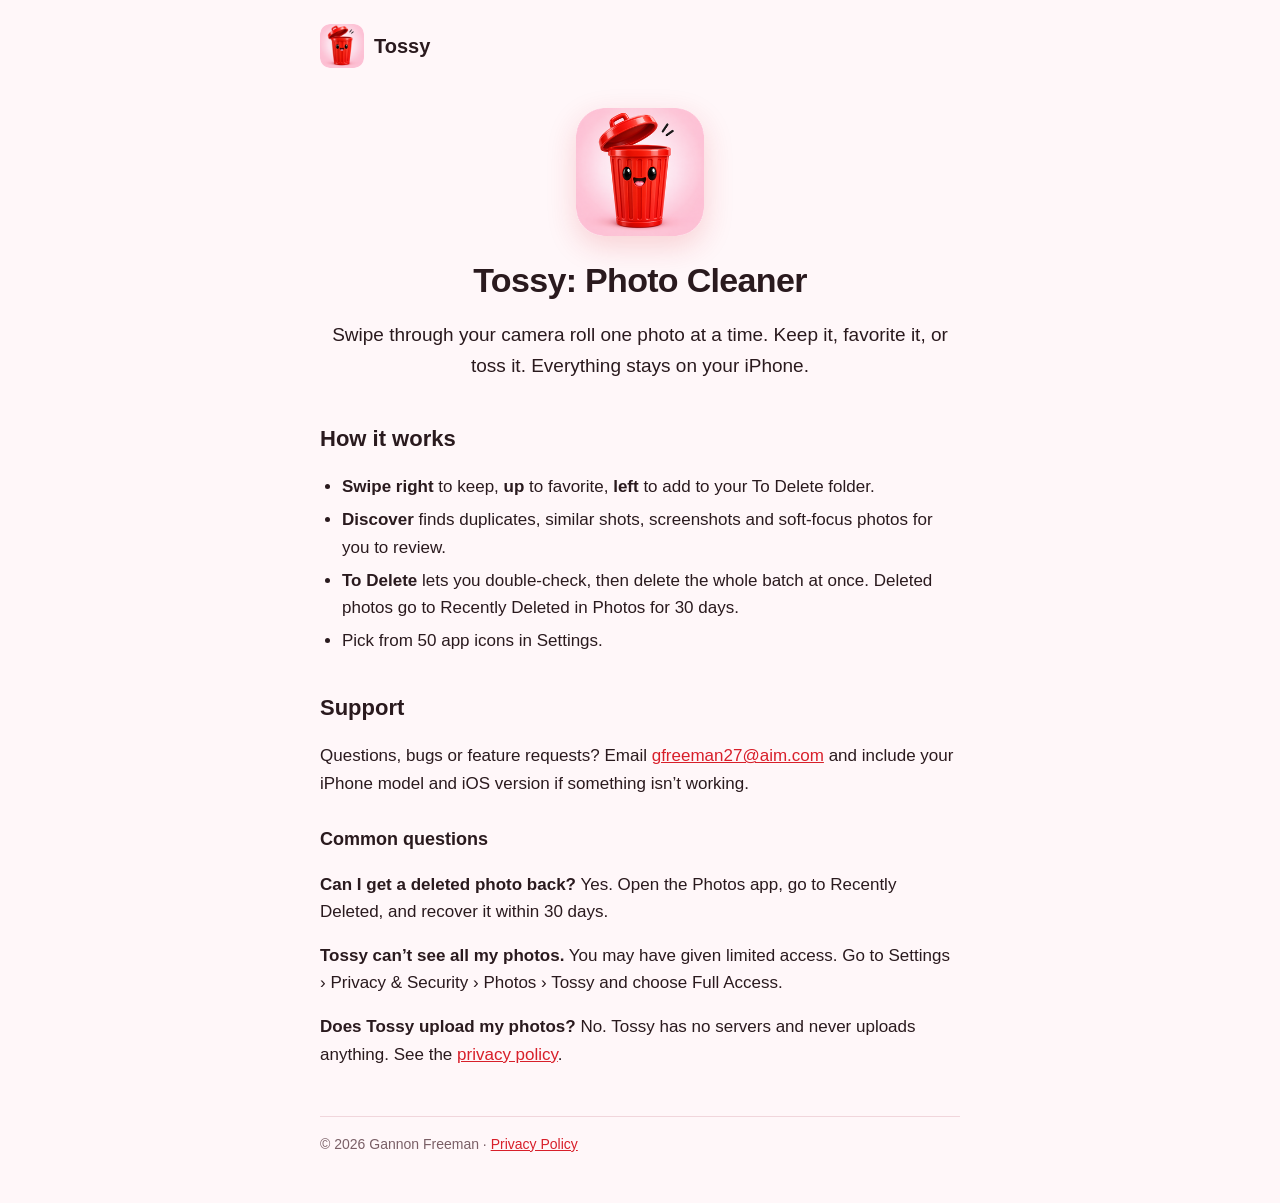
<file: index.html>
<!doctype html>
<html lang="en">
<head>
<meta charset="utf-8">
<meta name="viewport" content="width=device-width, initial-scale=1">
<title>Tossy Photo Cleaner</title>
<meta name="description" content="Tossy: Photo Cleaner for iPhone. Swipe through your photos and clear the clutter, privately on your device.">
<link rel="icon" href="icon.png">
<link rel="stylesheet" href="style.css">
</head>
<body>
<main>
  <header>
    <a class="brand" href="./"><img src="icon.png" alt="" width="44" height="44"> Tossy</a>
  </header>

  <section class="hero">
    <img src="icon.png" alt="Tossy app icon: a smiling red trash can" width="128" height="128">
    <h1>Tossy: Photo Cleaner</h1>
    <p class="lede">Swipe through your camera roll one photo at a time. Keep it, favorite it, or toss it. Everything stays on your iPhone.</p>
  </section>

  <h2>How it works</h2>
  <ul>
    <li><strong>Swipe right</strong> to keep, <strong>up</strong> to favorite, <strong>left</strong> to add to your To Delete folder.</li>
    <li><strong>Discover</strong> finds duplicates, similar shots, screenshots and soft-focus photos for you to review.</li>
    <li><strong>To Delete</strong> lets you double-check, then delete the whole batch at once. Deleted photos go to Recently Deleted in Photos for 30 days.</li>
    <li>Pick from 50 app icons in Settings.</li>
  </ul>

  <h2>Support</h2>
  <p>Questions, bugs or feature requests? Email <a href="mailto:gfreeman27@aim.com">gfreeman27@aim.com</a> and include your iPhone model and iOS version if something isn’t working.</p>

  <h3>Common questions</h3>
  <p><strong>Can I get a deleted photo back?</strong> Yes. Open the Photos app, go to Recently Deleted, and recover it within 30 days.</p>
  <p><strong>Tossy can’t see all my photos.</strong> You may have given limited access. Go to Settings › Privacy &amp; Security › Photos › Tossy and choose Full Access.</p>
  <p><strong>Does Tossy upload my photos?</strong> No. Tossy has no servers and never uploads anything. See the <a href="privacy.html">privacy policy</a>.</p>

  <footer>© 2026 Gannon Freeman · <a href="privacy.html">Privacy Policy</a></footer>
</main>
</body>
</html>
</file>
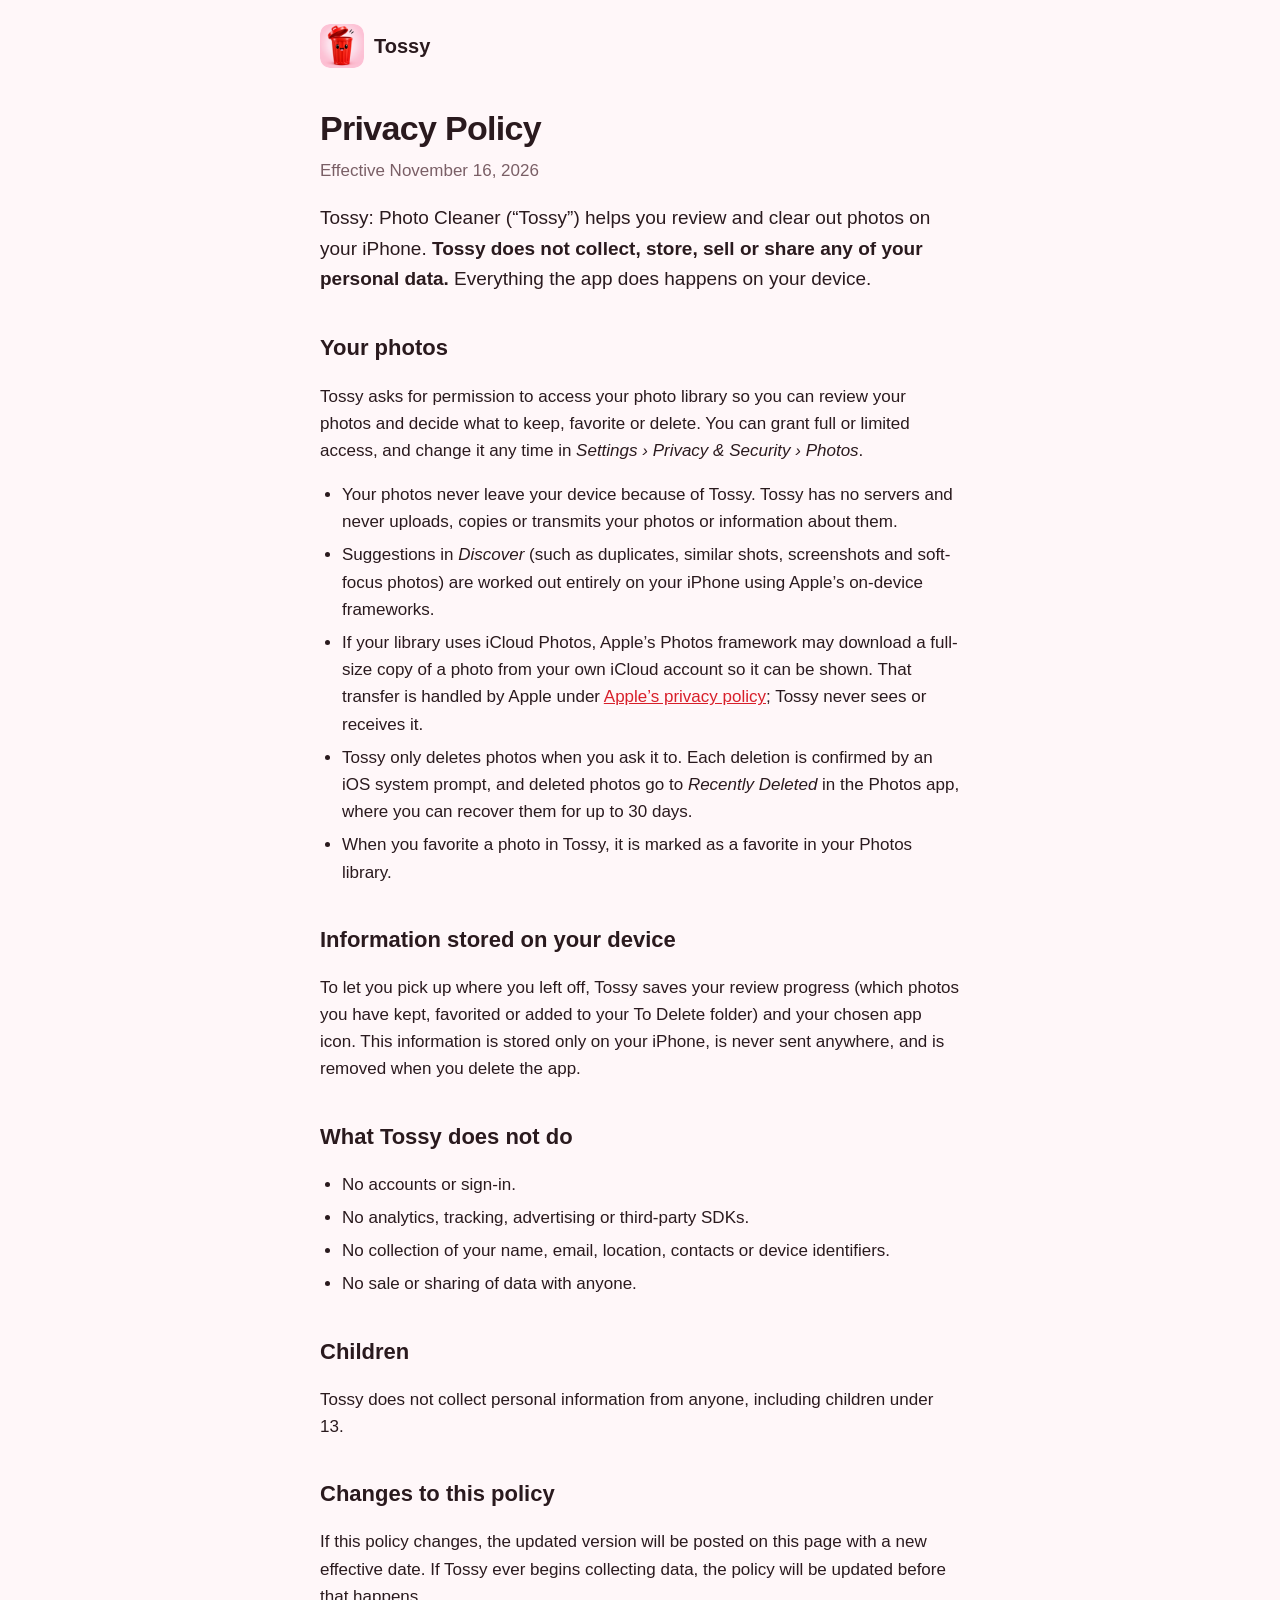
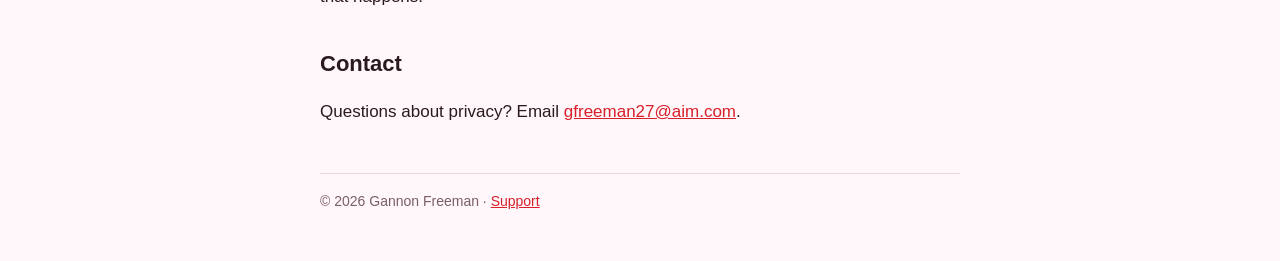
<file: privacy.html>
<!doctype html>
<html lang="en">
<head>
<meta charset="utf-8">
<meta name="viewport" content="width=device-width, initial-scale=1">
<title>Tossy Privacy Policy</title>
<meta name="description" content="Privacy policy for Tossy: Photo Cleaner for iPhone.">
<link rel="icon" href="icon.png">
<link rel="stylesheet" href="style.css">
</head>
<body>
<main>
  <header>
    <a class="brand" href="./"><img src="icon.png" alt="" width="44" height="44"> Tossy</a>
  </header>

  <h1>Privacy Policy</h1>
  <p class="meta">Effective November 16, 2026</p>

  <p class="lede">Tossy: Photo Cleaner (“Tossy”) helps you review and clear out photos on your iPhone. <strong>Tossy does not collect, store, sell or share any of your personal data.</strong> Everything the app does happens on your device.</p>

  <h2>Your photos</h2>
  <p>Tossy asks for permission to access your photo library so you can review your photos and decide what to keep, favorite or delete. You can grant full or limited access, and change it any time in <em>Settings › Privacy &amp; Security › Photos</em>.</p>
  <ul>
    <li>Your photos never leave your device because of Tossy. Tossy has no servers and never uploads, copies or transmits your photos or information about them.</li>
    <li>Suggestions in <em>Discover</em> (such as duplicates, similar shots, screenshots and soft-focus photos) are worked out entirely on your iPhone using Apple’s on-device frameworks.</li>
    <li>If your library uses iCloud Photos, Apple’s Photos framework may download a full-size copy of a photo from your own iCloud account so it can be shown. That transfer is handled by Apple under <a href="https://www.apple.com/legal/privacy/">Apple’s privacy policy</a>; Tossy never sees or receives it.</li>
    <li>Tossy only deletes photos when you ask it to. Each deletion is confirmed by an iOS system prompt, and deleted photos go to <em>Recently Deleted</em> in the Photos app, where you can recover them for up to 30 days.</li>
    <li>When you favorite a photo in Tossy, it is marked as a favorite in your Photos library.</li>
  </ul>

  <h2>Information stored on your device</h2>
  <p>To let you pick up where you left off, Tossy saves your review progress (which photos you have kept, favorited or added to your To Delete folder) and your chosen app icon. This information is stored only on your iPhone, is never sent anywhere, and is removed when you delete the app.</p>

  <h2>What Tossy does not do</h2>
  <ul>
    <li>No accounts or sign-in.</li>
    <li>No analytics, tracking, advertising or third-party SDKs.</li>
    <li>No collection of your name, email, location, contacts or device identifiers.</li>
    <li>No sale or sharing of data with anyone.</li>
  </ul>

  <h2>Children</h2>
  <p>Tossy does not collect personal information from anyone, including children under 13.</p>

  <h2>Changes to this policy</h2>
  <p>If this policy changes, the updated version will be posted on this page with a new effective date. If Tossy ever begins collecting data, the policy will be updated before that happens.</p>

  <h2>Contact</h2>
  <p>Questions about privacy? Email <a href="mailto:gfreeman27@aim.com">gfreeman27@aim.com</a>.</p>

  <footer>© 2026 Gannon Freeman · <a href="./">Support</a></footer>
</main>
</body>
</html>
</file>
<file: style.css>
:root {
  --bg: #fff7f9;
  --text: #2a1a1e;
  --muted: #7a5f66;
  --accent: #d81f2a;
  --rule: #f1d6dc;
  color-scheme: light dark;
}
@media (prefers-color-scheme: dark) {
  :root { --bg: #140f10; --text: #f6ecee; --muted: #b59ca2; --accent: #ff5a63; --rule: #3a2a2e; }
}
* { box-sizing: border-box; }
body {
  margin: 0; background: var(--bg); color: var(--text);
  font: 17px/1.6 ui-rounded, -apple-system, BlinkMacSystemFont, "SF Pro Rounded", "Segoe UI", Roboto, sans-serif;
}
main { max-width: 680px; margin: 0 auto; padding: 24px 20px 48px; }
header { margin-bottom: 32px; }
.brand { display: inline-flex; align-items: center; gap: 10px; font-weight: 700; font-size: 20px; color: var(--text); text-decoration: none; }
.brand img { border-radius: 10px; }
.hero { text-align: center; margin: 8px 0 40px; }
.hero img { border-radius: 28px; box-shadow: 0 10px 30px rgba(216, 31, 42, .18); }
h1 { font-size: 34px; line-height: 1.2; margin: 16px 0 8px; letter-spacing: -0.02em; }
h2 { font-size: 22px; margin: 36px 0 8px; }
h3 { font-size: 18px; margin: 28px 0 8px; }
.meta { color: var(--muted); margin-top: 0; }
.lede { font-size: 19px; }
a { color: var(--accent); }
ul { padding-left: 22px; }
li { margin: 6px 0; }
footer { margin-top: 48px; padding-top: 16px; border-top: 1px solid var(--rule); color: var(--muted); font-size: 14px; }
</file>
